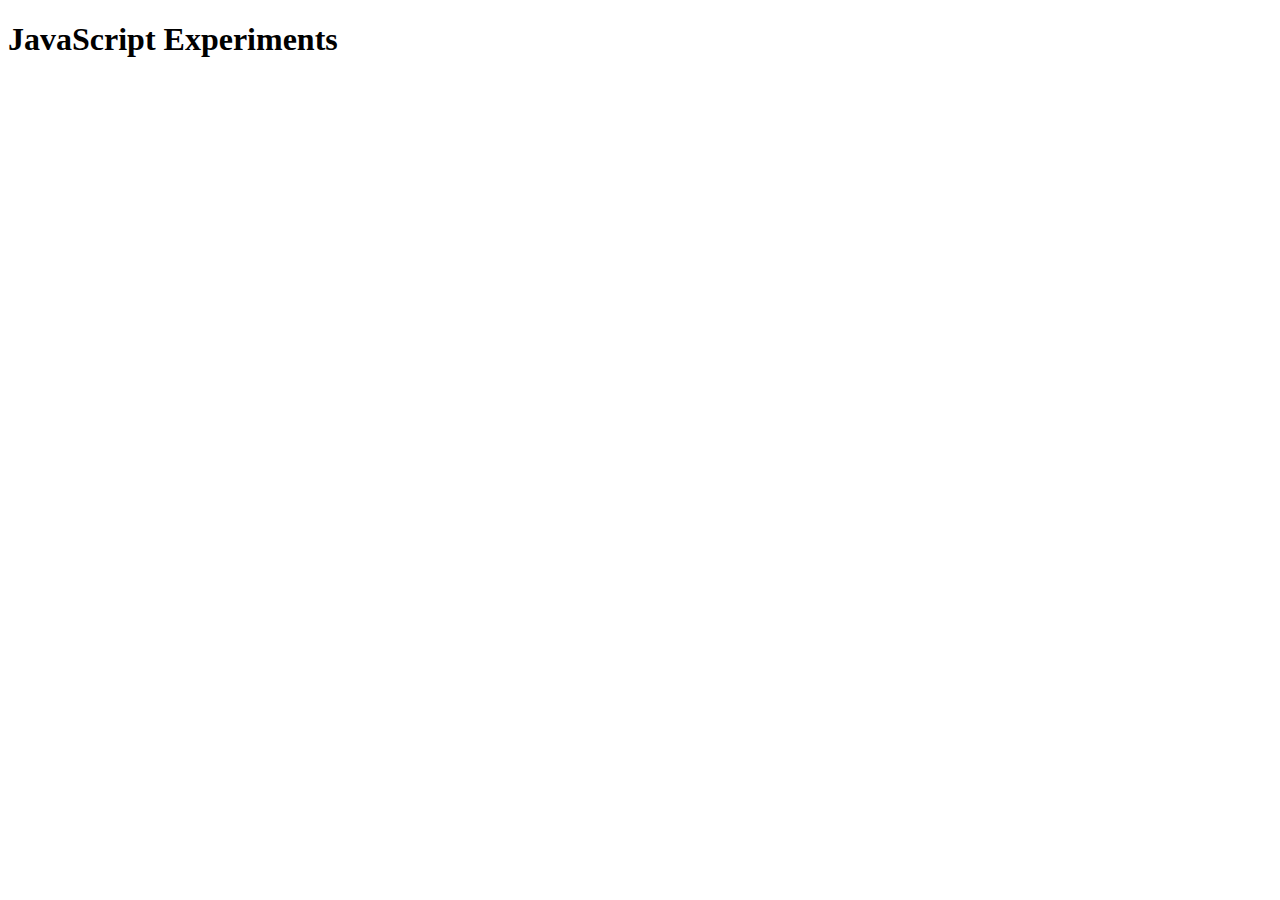
<file: Experiments/index.html>
<!DOCTYPE html>
<html lang="en">
<head>
    <meta charset="UTF-8">
    <meta name="viewport" content="width=device-width, initial-scale=1.0">
    <title>Document</title>
</head>

<body>
    <h1>JavaScript Experiments</h1>
    <script src="./experiments.js"></script>
</body>

</html>
</file>
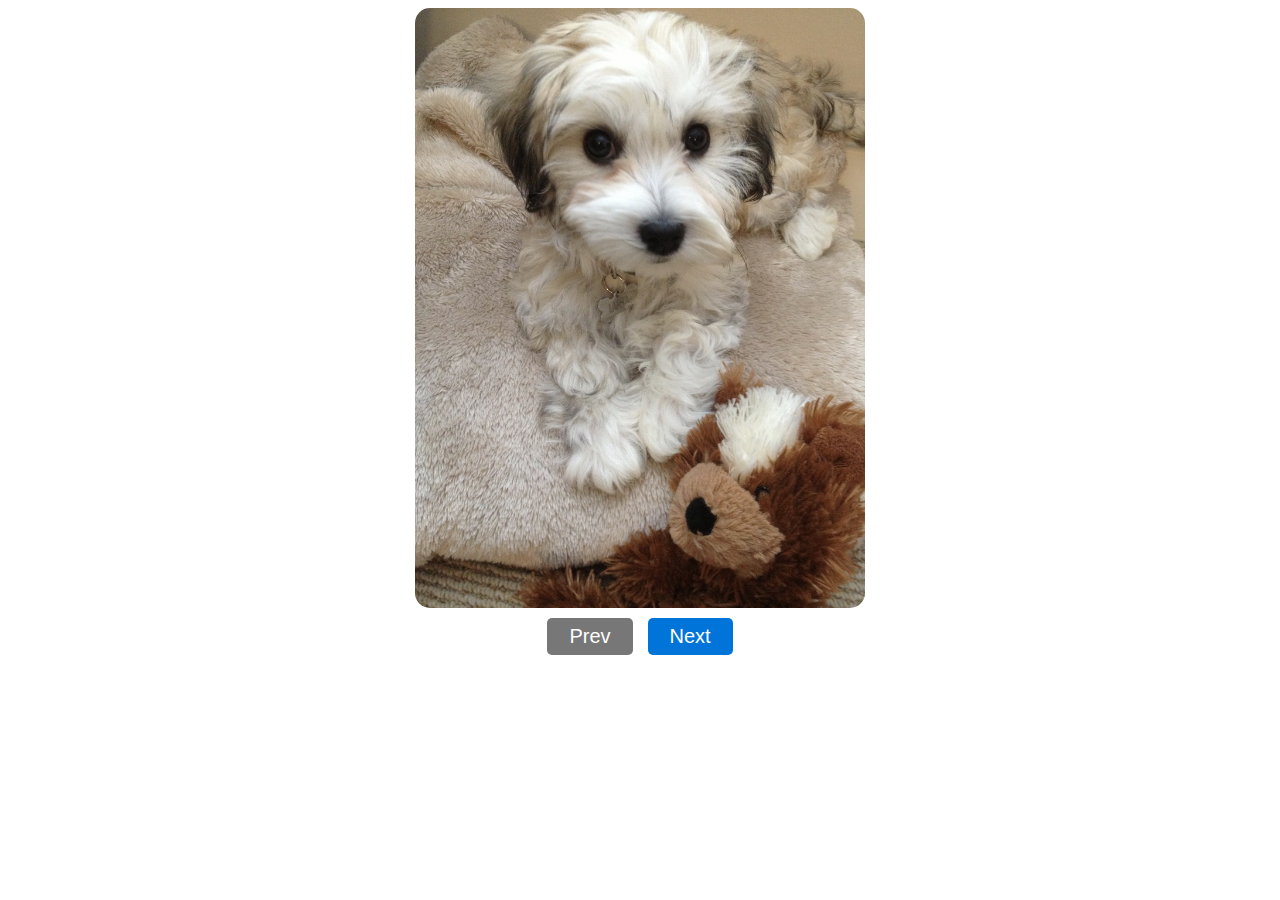
<file: Gallery/index.html>
<!DOCTYPE html>
<html lang="en">
<head>
    <meta charset="UTF-8">
    <meta name="viewport" content="width=device-width, initial-scale=1.0">

    <title>Luna Gallery</title>
    <link rel="stylesheet" href="./styles.css">
</head>
<body>
    <div class="image-gallery">
        <img src="./images/1.jpg" alt="Luna" class="gallery-img active" />
        <img src="./images/2.jpg" alt="Luna" class="gallery-img" />
        <img src="./images/3.jpg" alt="Luna" class="gallery-img" />
        <img src="./images/4.jpg" alt="Luna" class="gallery-img" />
        <img src="./images/5.jpg" alt="Luna" class="gallery-img" />
        <img src="./images/6.jpg" alt="Luna" class="gallery-img" />
        <img src="./images/7.jpg" alt="Luna" class="gallery-img" />
        <img src="./images/8.jpg" alt="Luna" class="gallery-img" />
        <img src="./images/9.jpg" alt="Luna" class="gallery-img" />
        <img src="./images/10.jpg" alt="Luna" class="gallery-img" />
        <img src="./images/11.jpg" alt="Luna" class="gallery-img" />
        <img src="./images/12.jpg" alt="Luna" class="gallery-img" />
    </div>
    <div class="btns">
        <button disabled class="btn prev">Prev</button>
        <button class="btn next">Next</button>
    </div>
    <script src="./gallery.js"></script>
</body>
</html>
</file>
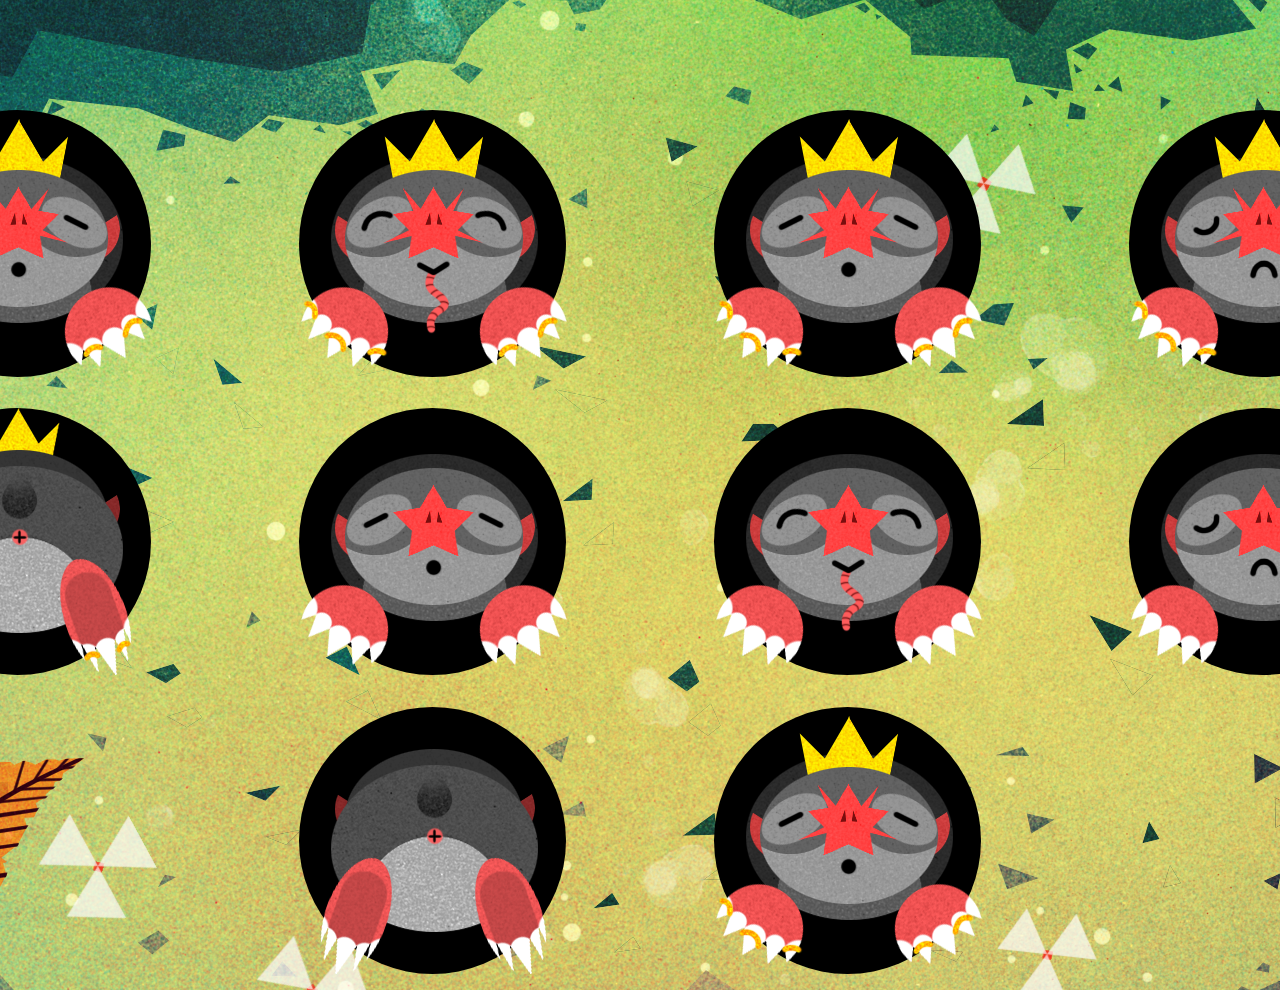
<file: mole-game/index.html>
<!DOCTYPE html>
<html lang="en">
<head>
    <meta charset="UTF-8">
    <meta name="viewport" content="width=device-width, initial-scale=1.0">
    <title>Mole Game</title>
    <link rel="stylesheet" href="./styles.css">
</head>
<body>
    <section class="bg">
        <div class="worm-box">
            <div style="width:5%" class="worm-container">
                <img class="worm" src="./worm.png" alt="worm score meter">
            </div>
        </div>

        </div>
            <div class="hole-container">
              <div class="hole" id="hole-0"><img data-index="0" src="./king-mole-hungry.png" alt="mole" class="mole"></div>
        </div>
            <div class="hole-container">
                <div class="hole" id="hole-1"><img data-index="1" src="./king-mole-fed.png" alt="mole" class="mole"></div>
        </div>
            <div class="hole-container">
                <div class="hole" id="hole-2"><img data-index="2" src="./king-mole-hungry.png" alt="mole" class="mole"></div>
        </div>
            <div class="hole-container">
                <div class="hole" id="hole-3"><img data-index="3" src="./king-mole-sad.png" alt="mole" class="mole"></div>
        </div>
            <div class="hole-container">
                <div class="hole" id="hole-4"><img data-index="4" src="./king-mole-leaving.png" alt="mole" class="mole"></div>
        </div>
            <div class="hole-container">
                <div class="hole" id="hole-5"><img data-index="5" src="./mole-hungry.png" alt="mole" class="mole"></div>
        </div>
            <div class="hole-container">
                <div class="hole" id="hole-6"><img data-index="6" src="./mole-fed.png" alt="mole" class="mole"></div>
        </div>
            <div class="hole-container">
                <div class="hole" id="hole-7"><img data-index="7" src="./mole-sad.png" alt="mole" class="mole"></div>
        </div>
            <div class="hole-container">
                <div class="hole" id="hole-8"><img data-index="8" src="./mole-leaving.png" alt="mole" class="mole"></div>
        </div>
            <div class="hole-container">
                <div class="hole" id="hole-9"><img data-index="9" src="./king-mole-hungry.png" alt="happy mole" class="mole"></div>
        </div>
    </section>
    <img class="win hide" src="./win.png" alt="you've won the game">
    <script src="./game.js"></script>
</body>
</html>
</file>
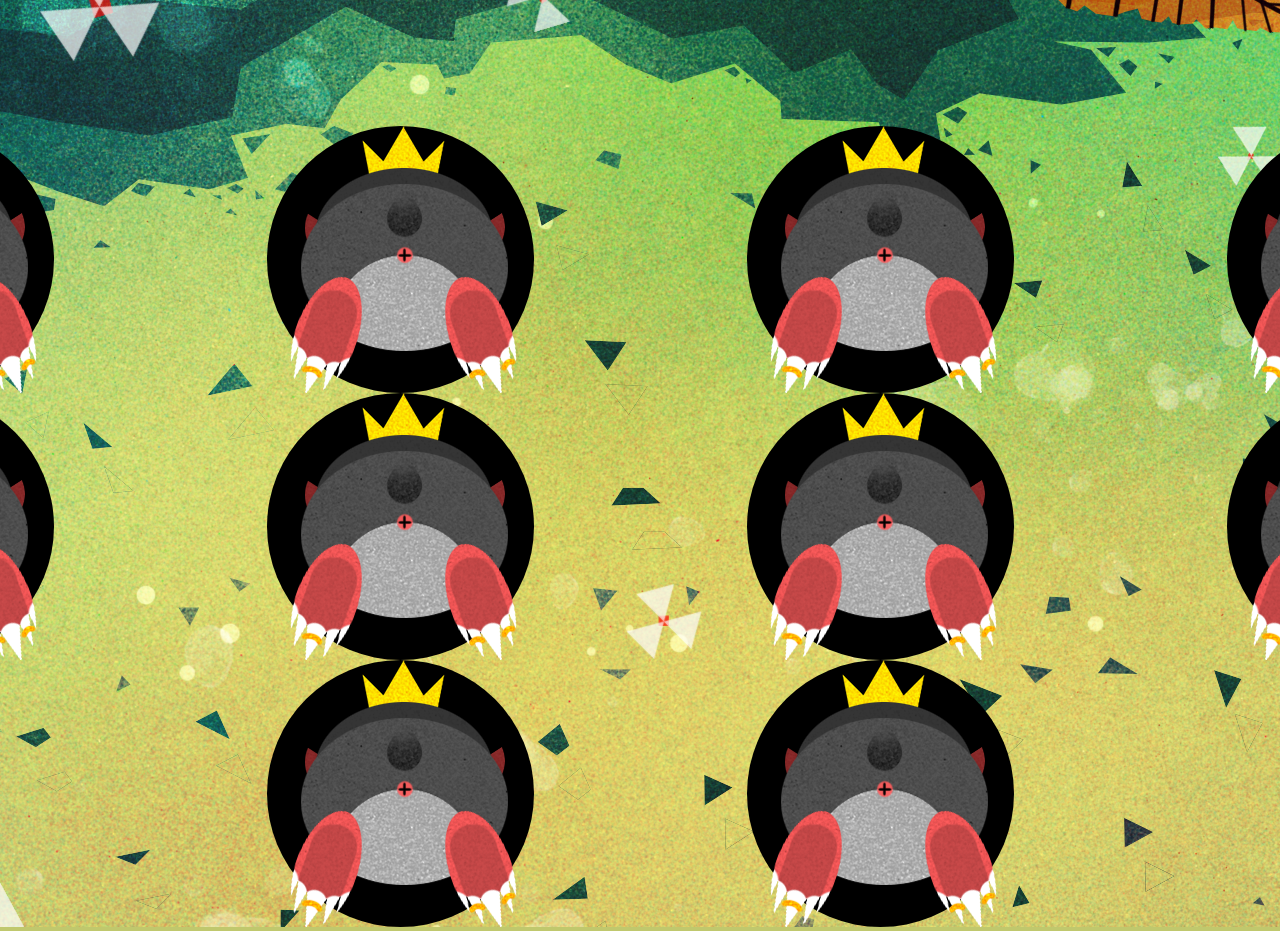
<file: mole-game/mole.html>
<!DOCTYPE html>
<html lang="en">

<head>
  <meta charset="UTF-8">
  <meta name="viewport" content="width=device-width, initial-scale=1.0">
  <meta http-equiv="X-UA-Compatible" content="ie=edge">
  <title>Star Moles!</title>
  <link rel="stylesheet" href="mole.css">
</head>

<body>
  <section class="bg">
    <div class="worm-box">
      <div style="width: 5%" class="worm-container">
        <img class="worm" src="./worm.png" alt="worm meter">
      </div>
    </div>
    <div class="hole-container">
      <div class="hole" id="hole-0"><img data-index="0" src="./king-mole-hungry.png" alt="mole" class="mole"></div>
    </div>
    <div class="hole-container">
      <div class="hole" id="hole-1"><img data-index="1" src="./king-mole-fed.png" alt="mole" class="mole"></div>
    </div>
    <div class="hole-container">
      <div class="hole" id="hole-2"><img data-index="2" src="./king-mole-hungry.png" alt="mole" class="mole"></div>
    </div>
    <div class="hole-container">
      <div class="hole" id="hole-3"><img data-index="3" src="./king-mole-sad.png" alt="mole" class="mole"></div>
    </div>
    <div class="hole-container">
      <div class="hole" id="hole-4"><img data-index="4" src="./king-mole-leaving.png" alt="mole" class="mole"></div>
    </div>
    <div class="hole-container">
      <div class="hole" id="hole-5"><img data-index="5" src="./mole-hungry.png" alt="mole" class="mole"></div>
    </div>
    <div class="hole-container">
      <div class="hole" id="hole-6"><img data-index="6" src="./mole-fed.png" alt="mole" class="mole"></div>
    </div>
    <div class="hole-container">
      <div class="hole" id="hole-7"><img data-index="7" src="./mole-sad.png" alt="mole" class="mole"></div>
    </div>
    <div class="hole-container">
      <div class="hole" id="hole-8"><img data-index="8" src="./mole-leaving.png" alt="mole" class="mole"></div>
    </div>
    <div class="hole-container">
      <div class="hole" id="hole-9"><img data-index="9" src="./king-mole-hungry.png" alt="happy mole" class="mole"></div>
    </div>
  </section>
  <img class="win" src="win.png" alt="mole">
  <script src="mole.js"></script>
</body>

</html>
</file>
<file: Gallery/styles.css>
* {
    box-sizing: border-box;
}

.gallery-img {
    display: none;
    max-height: 600px;
    border-radius: 15px;
}

.active {
    display: block;
}

.image-gallery {
    width: 100%;
    display: flex;
    justify-content: center;
    align-items: center;
    margin-bottom: 10px;
}

.btns {
    width: 100%;
    display: flex;
    justify-content: center;
    align-items: center;
}

.btn {
    background-color: #0074d9;
    color: white;
    font-size: 20px;
    padding: 5px 20px;
    border-color: transparent;
    border-radius: 5px;
    cursor: pointer;
}

.prev {
    margin-right: 15px;
}

.btn:disabled {
    background-color: #777;
    cursor: not-allowed;
}
</file>
<file: mole-game/styles.css>
* {
    box-sizing: border-box;
}

body {
    cursor: url(./cursor.png), default;
    background-color: #c0c86d;
    display: flex;
    justify-content: center;
    align-items: center;
    padding: 0;
    margin: 0;
    height: 100vh;
    width: 100vw;
}

.bg {
    background-image: url(./background.png);
    background-repeat: no-repeat;
    width: 1920px;
    height: 1080px;
    display: flex;
    flex-wrap: wrap;
    justify-content: center;
    align-items: center;
}

.hole {
    background-color: black;
    border-radius: 50%;
    overflow: visible;
    width: 267px;
    height: 267px;
}

.hole-container {
    width: 25%;
    display: flex;
    justify-content: center;
    align-items: center;
}

.mole {
    position: relative;
    right: 32px;
}

.hungry {
    cursor: url(./cursor-worm.png), default;
}

.gone {
    display: none;
}

.hide {
    display: none;
}

.worm {
    width: 1660px;
}

.worm-container {
    overflow: hidden;
    transition: width 0.5s ease-in-out;
}

.worm-box {
    width: 1660px;
}
</file>
<file: mole-game/mole.css>
* {
  box-sizing: border-box;
}

body {
  cursor: url(./cursor.png), default;
  background-color: #c0c86d;
  display: flex;
  justify-content: center;
  align-items: center;
  flex-direction: column;
  padding: 0;
  margin: 0;
  height: 100vh;
  width: 100vw;
}

.bg {
  background-image: url(./background.png);
  background-repeat: no-repeat;
  width: 1920px;
  height: 1080px;
  display: flex;
  flex-wrap: wrap;
  justify-content: center;
  align-items: center;
}

.hole {
  background: black;
  border-radius: 50%;
  overflow: visible;
  width: 267px;
  height: 267px;
}

.hole-container {
  width: 25%;
  display: flex;
  justify-content: center;
  align-items: center;
}

.mole {
  position: relative;
  right: 30px;
}

.hungry {
  cursor: url(./cursor-worm.png), pointer;
}

.gone {
  display: none;
}

.worm {
  width: 1660px;
}

.worm-container {
  overflow: hidden;
  transition: width 0.5s ease-in-out;
}

.worm-box {
  width: 1660px;
}

.win {
  max-width: 100vw;
  max-height: 100vh;
  display: none;
}

.hide {
  display: none;
}

.show {
  display: block;
}
</file>
